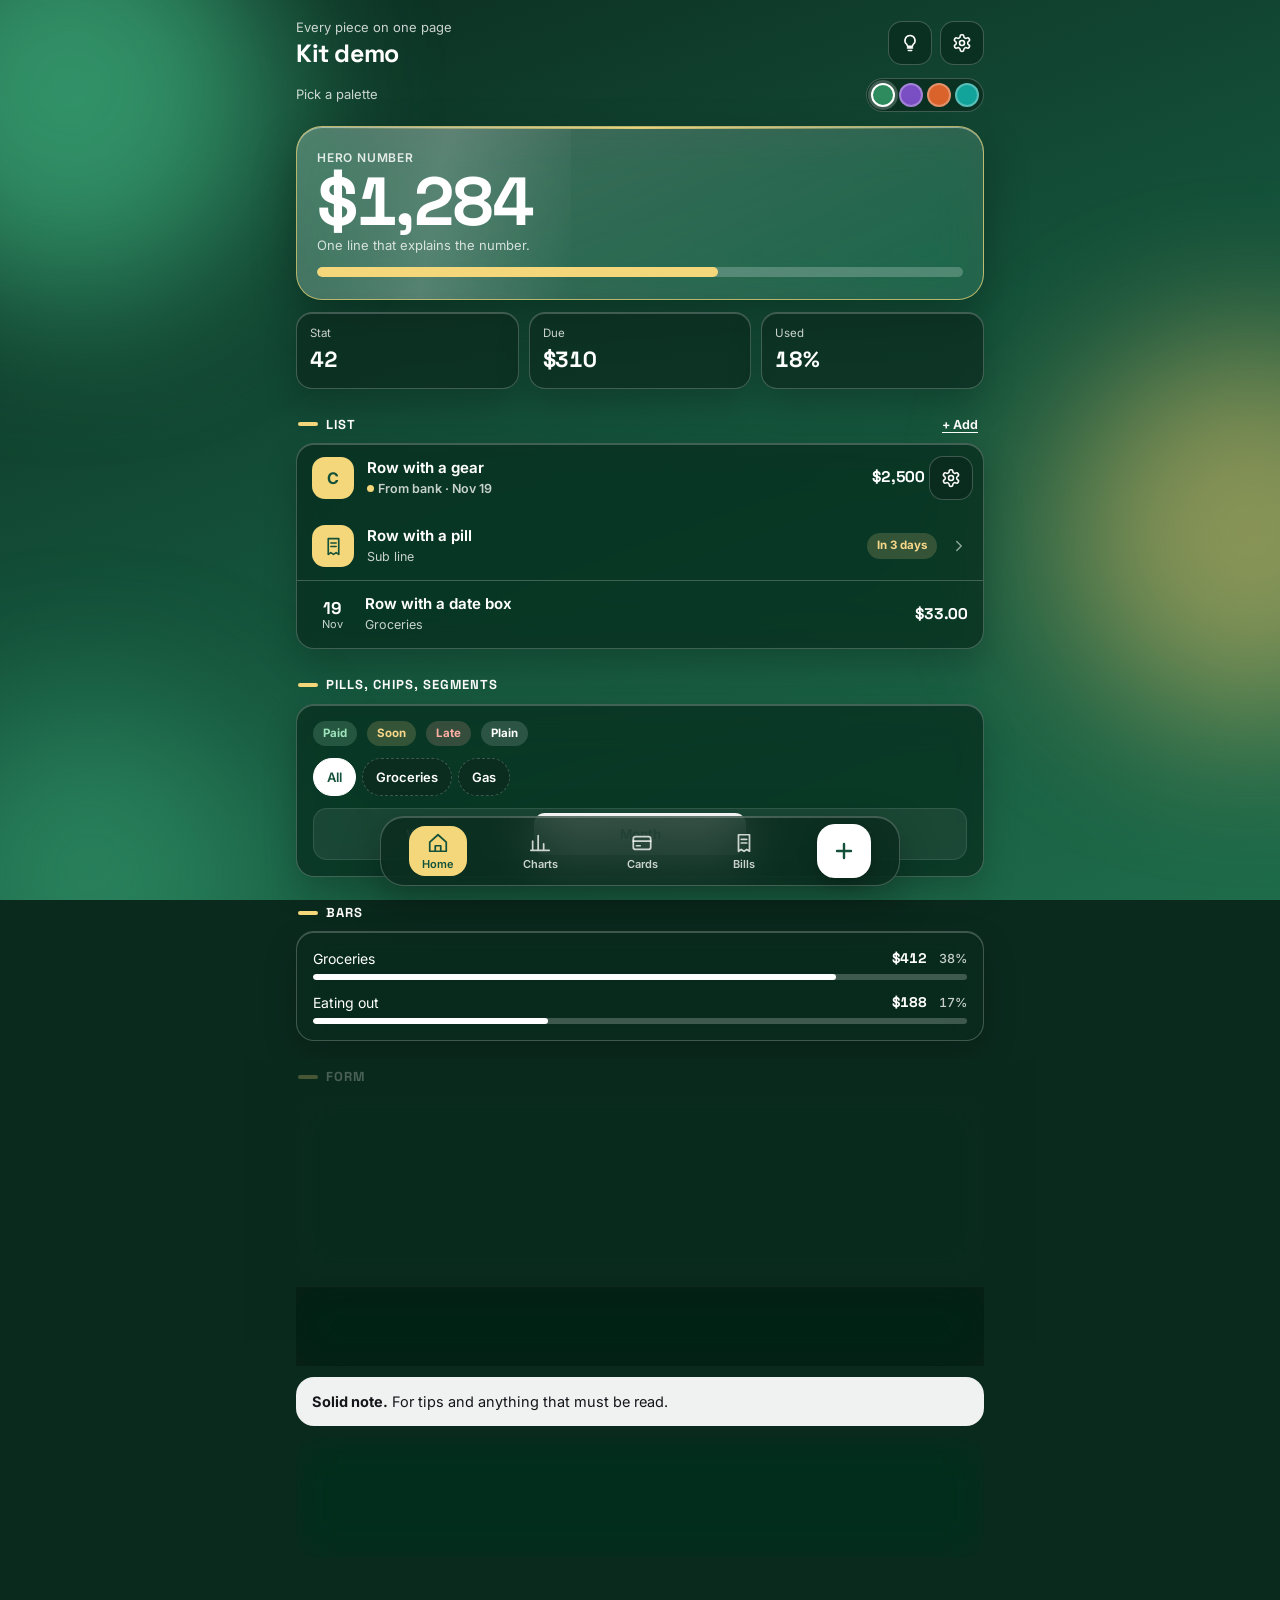
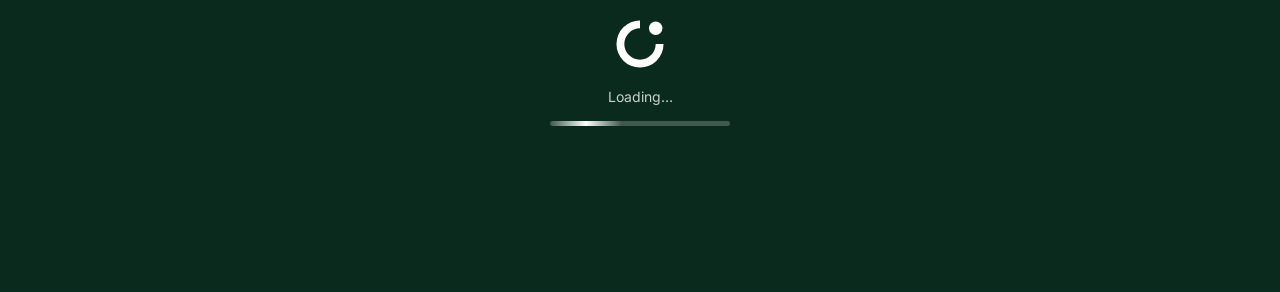
<file: ui-kit/demo.html>
<!doctype html>
<html lang="en" data-pal="forest" data-theme="dark">
<head>
<meta charset="utf-8">
<meta name="viewport" content="width=device-width,initial-scale=1,viewport-fit=cover">
<meta name="theme-color" content="#0B2A1E">
<meta name="robots" content="noindex">
<title>Tally glass UI kit</title>
<link href="https://fonts.googleapis.com/css2?family=Inter:wght@400;500;600;700&family=Space+Grotesk:wght@500;600;700&display=swap" rel="stylesheet">
<link rel="stylesheet" href="tally-glass.css">
</head>
<body class="tp-page">
<div class="bgfx" aria-hidden="true"><i class="b1"></i><i class="b2"></i><i class="b3"></i></div>
<div id="app"><div class="tp-wrap" id="page"></div></div>
<script src="tally-glass.js"></script>
<script>
TG.look.apply();
var h = TG.topBar('Kit demo', 'Every piece on one page', '<button class="ibtn" id="mode" aria-label="Light or dark">' + TP.svg('bulb') + '</button><button class="ibtn" aria-label="Settings">' + TP.svg('gear') + '</button>');
h += '<div class="dotsrow"><span class="small">Pick a palette</span>' + TG.dots() + '</div>';
h += '<div class="glass hero tp-rise"><span class="shine"></span><div class="label">Hero number</div><div class="big">$1,284</div><div class="small muted">One line that explains the number.</div><div class="bar" style="margin-top:12px"><i style="width:62%"></i></div></div>';
h += '<div class="tp-stats tp-rise" style="--i:1"><div class="tp-stat"><span>Stat</span><b>42</b></div><div class="tp-stat"><span>Due</span><b>$310</b></div><div class="tp-stat"><span>Used</span><b>18%</b></div></div>';
h += '<div class="tp-sect"><span>List</span><span class="sp"></span><button>+ Add</button></div><div class="glass">' +
  '<div class="rowwrap"><button class="tp-row" data-open><span class="tp-tile">C</span><span class="tp-t"><b>Row with a gear</b><span><span class="srct bank"><i class="bkdot"></i>From bank · Nov 19</span></span></span><span class="amt">$2,500</span></button><button class="ibtn sm rowgear" aria-label="Settings">' + TP.svg('gear') + '</button></div>' +
  '<button class="tp-row" data-open><span class="tp-tile">' + TP.svg('receipt') + '</span><span class="tp-t"><b>Row with a pill</b><span>Sub line</span></span><span class="tp-pill tp-warn">In 3 days</span><span class="tp-chev">' + TP.svg('chev') + '</span></button>' +
  '<button class="tp-row" data-open><span class="datebox"><b>19</b>Nov</span><span class="tp-t"><b>Row with a date box</b><span>Groceries</span></span><span class="amt">$33.00</span></button></div>';
h += '<div class="tp-sect"><span>Pills, chips, segments</span></div><div class="glass pad"><div class="flex"><span class="tp-pill tp-ok">Paid</span><span class="tp-pill tp-warn">Soon</span><span class="tp-pill tp-bad">Late</span><span class="tp-pill tp-plain">Plain</span></div><div class="chips mt"><button class="chip on">All</button><button class="chip">Groceries</button><button class="chip">Gas</button></div><div class="mt">' + TG.seg('rng', [['w', 'Week'], ['m', 'Month'], ['y', 'Year']], 'm') + '</div></div>';
h += '<div class="tp-sect"><span>Bars</span></div><div class="glass pad"><div class="hbar"><div class="hl"><span>Groceries</span><b>$412 <em>38%</em></b></div><div class="bar thin"><i style="width:80%"></i></div></div><div class="hbar"><div class="hl"><span>Eating out</span><b>$188 <em>17%</em></b></div><div class="bar thin"><i style="width:36%"></i></div></div></div>';
h += '<div class="tp-sect"><span>Form</span></div><div class="glass pad"><div class="fgrid">' + TG.field('f1', 'Name', '', 'e.g. Checking') + '<div><label class="tp-label" for="f2">Amount</label><div class="money"><input class="tp-input" id="f2" inputmode="decimal" placeholder="0"></div></div></div><div class="flex mt"><button class="tp-btn" id="save">Save</button><button class="tp-btn tp-ghost" id="open">Open a sheet</button></div></div>';
h += '<div class="deep"><b>Deep layer</b><div class="small muted">For lists and quiet content.</div></div><div class="solid"><b>Solid note.</b> For tips and anything that must be read.</div>';
h += '<div class="glass"><div class="empty">Empty state. Say what goes here and how to add it.<br><button class="tp-btn tp-sm">Add one</button></div></div>';
h += TP.loading('Loading…');
document.getElementById('page').innerHTML = h + TG.nav([{ id: 'home', name: 'Home', icon: 'home' }, { id: 'a', name: 'Charts', icon: 'chart' }, { id: 'b', name: 'Cards', icon: 'card' }, { id: 'c', name: 'Bills', icon: 'receipt' }, { id: 'add', plus: 1 }], 'home');
function openSheet() { TG.sheet(TG.sheetHead('A sheet') + '<div class="kv"><span>Balance</span><b>$189.00</b></div><div class="kv"><span>Spent in November</span><b>$189.00</b></div><div class="acts"><button class="tp-btn tp-ghost" data-close>Cancel</button><button class="tp-btn" data-close>Done</button></div>'); }
document.addEventListener('click', function (e) {
  if (e.target.closest('#mode')) TG.look.set(null, TG.look.mode() === 'dark' ? 'light' : 'dark');
  if (e.target.closest('#open') || e.target.closest('[data-open]')) openSheet();
  if (e.target.closest('#save')) TG.toast('Saved');
  var s = e.target.closest('.seg button'); if (s) [].forEach.call(s.parentNode.children, function (x) { x.classList.toggle('on', x === s); });
});
</script>
</body>
</html>
</file>
<file: ui-kit/tally-glass.css>
/* =====================================================================
   Tally glass UI kit v1 (2026-11-19), cut from Tally 2026.11.19.5. Built on the TPRC UI kit structure (tp- classes, --tp- tokens)
   with frosted cards over a moving color field. 4 palettes x light/dark.
   JS always sets data-pal and data-theme on <html>.
   ===================================================================== */
:root{
  --tp-r:18px;
  --tp-font:Inter,-apple-system,BlinkMacSystemFont,"Segoe UI",Roboto,Helvetica,Arial,sans-serif;
  --tp-display:"Space Grotesk",Inter,-apple-system,"Segoe UI",sans-serif;
  --tp-mark:url("data:image/svg+xml,%3Csvg xmlns='http://www.w3.org/2000/svg' viewBox='0 0 100 100'%3E%3Cpath d='M50 8a42 42 0 1 0 42 42h-14a28 28 0 1 1-28-28z'/%3E%3Ccircle cx='78' cy='22' r='12'/%3E%3C/svg%3E");
  --blur:blur(20px) saturate(140%);
}
/* ---- dark glass (default) ---- */
:root,:root[data-theme="dark"]{
  --tp-ink:#FFFFFF; --tp-ink2:rgba(255,255,255,.78); --tp-ink3:rgba(255,255,255,.62);
  --tp-card:rgba(255,255,255,.12); --tp-card2:rgba(255,255,255,.18); --tp-deep:rgba(0,0,0,.22);
  --tp-line:rgba(255,255,255,.2); --tp-line2:rgba(255,255,255,.12);
  --tp-solid:rgba(255,255,255,.94); --tp-solid-ink:#14161A; --tp-solid-ink2:#3D434F;
  --tp-btn:#FFFFFF; --tp-input:rgba(255,255,255,.12);
  --ok:#9FE3BC; --warn:#F7D88A; --bad:#FFB0A5;
  --ok-bg:rgba(159,227,188,.18); --warn-bg:rgba(247,216,138,.18); --bad-bg:rgba(255,176,165,.18);
  --tp-shadow:0 10px 30px rgba(0,0,0,.18);
  --blobop:.75;
}
:root[data-theme="light"]{
  --tp-ink:#13201A; --tp-ink2:#45534B; --tp-ink3:#5D6B63;
  --tp-card:rgba(255,255,255,.62); --tp-card2:rgba(255,255,255,.8); --tp-deep:rgba(255,255,255,.4);
  --tp-line:rgba(19,32,26,.12); --tp-line2:rgba(19,32,26,.08);
  --tp-solid:#FFFFFF; --tp-solid-ink:#13201A; --tp-solid-ink2:#45534B;
  --tp-input:rgba(255,255,255,.85);
  --ok:#17663F; --warn:#7A4A00; --bad:#A3241B;
  --ok-bg:#E3F3E9; --warn-bg:#FFF1D9; --bad-bg:#FDE7E4;
  --tp-shadow:0 10px 30px rgba(30,40,30,.08);
  --blobop:.55;
}
/* ---- palettes ---- */
:root,:root[data-pal="forest"]{ --g1:#0B2A1E; --g2:#14513A; --g3:#1E6B4A; --bA:#3FB27F; --bB:#E9C46A; --hi:#F3D77A; --tp-btn-ink:#14513A; --c1:#FFFFFF; --c2:#F3D77A; --tp-blue:#9FE3BC; }
:root[data-pal="plum"]{ --g1:#1C0D33; --g2:#3D1E6D; --g3:#5B32A0; --bA:#8E5BE0; --bB:#45D6B4; --hi:#7FE8CF; --tp-btn-ink:#3D1E6D; --c1:#FFFFFF; --c2:#7FE8CF; --tp-blue:#CDB6F7; }
:root[data-pal="sunset"]{ --g1:#1A1716; --g2:#3A2620; --g3:#8A3A16; --bA:#E2672C; --bB:#FFB85C; --hi:#FFC76B; --tp-btn-ink:#8A3A16; --c1:#FFFFFF; --c2:#FFC76B; --tp-blue:#FFC9A8; }
:root[data-pal="teal"]{ --g1:#05221F; --g2:#0B4E4A; --g3:#12807A; --bA:#22B5AA; --bB:#E8CF9A; --hi:#F1DCAE; --tp-btn-ink:#0B4E4A; --c1:#FFFFFF; --c2:#F1DCAE; --tp-blue:#9FE8E1; }
:root[data-pal="forest"][data-theme="light"]{ --g1:#E6F3EB; --g2:#F1F6EC; --g3:#FBF3DC; --bA:#9FD6B5; --bB:#F3D77A; --hi:#1F6E46; --tp-btn:#1F6E46; --tp-btn-ink:#FFFFFF; --c1:#1F6E46; --c2:#9A6A0C; --tp-blue:#1F6E46; }
:root[data-pal="plum"][data-theme="light"]{ --g1:#EFE7FA; --g2:#F5F1FB; --g3:#E3F7F1; --bA:#C7AEF2; --bB:#9FE6D2; --hi:#5B32A0; --tp-btn:#5B32A0; --tp-btn-ink:#FFFFFF; --c1:#5B32A0; --c2:#0F7F68; --tp-blue:#5B32A0; }
:root[data-pal="sunset"][data-theme="light"]{ --g1:#FBEDE3; --g2:#FBF5EE; --g3:#FFF2DC; --bA:#F6B48C; --bB:#FFD891; --hi:#B4531B; --tp-btn:#B4531B; --tp-btn-ink:#FFFFFF; --c1:#B4531B; --c2:#1479A8; --tp-blue:#B4531B; }
:root[data-pal="teal"][data-theme="light"]{ --g1:#E2F3F1; --g2:#F2F6F3; --g3:#F8F0DF; --bA:#9ADDD6; --bB:#EED9A8; --hi:#0B6F6B; --tp-btn:#0B6F6B; --tp-btn-ink:#FFFFFF; --c1:#0B6F6B; --c2:#9A6B1F; --tp-blue:#0B6F6B; }

/* ---- page + moving color field ---- */
*{box-sizing:border-box}
html{background:var(--g1)}
.tp-page{margin:0;min-height:100vh;font:16px/1.5 var(--tp-font);color:var(--tp-ink);-webkit-text-size-adjust:100%;text-size-adjust:100%;overflow-x:hidden;
  background:linear-gradient(160deg,var(--g1) 0%,var(--g2) 48%,var(--g3) 100%) fixed;transition:background .6s}
.bgfx{position:fixed;inset:0;overflow:hidden;pointer-events:none;z-index:0}
.bgfx i{position:absolute;border-radius:50%;filter:blur(80px);opacity:var(--blobop);transition:background .6s}
.bgfx .b1{width:420px;height:420px;left:-140px;top:-120px;background:var(--bA);animation:drift1 16s ease-in-out infinite}
.bgfx .b2{width:380px;height:380px;right:-160px;top:38vh;background:var(--bB);animation:drift2 20s ease-in-out infinite;opacity:calc(var(--blobop) - .2)}
.bgfx .b3{width:340px;height:340px;left:-80px;bottom:-140px;background:var(--bA);animation:drift2 22s ease-in-out infinite;opacity:calc(var(--blobop) - .3)}
@keyframes drift1{50%{transform:translate(50px,70px) scale(1.15)}}
@keyframes drift2{50%{transform:translate(-60px,-40px) scale(1.2)}}
#app{position:relative;z-index:1}
.tp-wrap{max-width:720px;margin:0 auto;padding:18px 16px calc(120px + env(safe-area-inset-bottom))}
a{color:var(--tp-ink)}
h3{margin:0 0 4px;font-size:16.5px;letter-spacing:-.2px}
.muted{color:var(--tp-ink2)} .small{font-size:13px} .num{font-variant-numeric:tabular-nums}
.right{text-align:right} .center{text-align:center} .mt{margin-top:12px} .mb0{margin-bottom:0}
.flex{display:flex;gap:10px;align-items:center;flex-wrap:wrap} .grow{flex:1;min-width:0}
.disp{font-family:var(--tp-display);letter-spacing:-.5px}

/* ---- top bar ---- */
.top{display:flex;align-items:center;gap:10px;margin-bottom:16px}
.top .who{flex:1;min-width:0}
.top .who span{display:block;font-size:13px;color:var(--tp-ink2)}
.top .who b{display:block;font-family:var(--tp-display);font-size:25px;font-weight:700;letter-spacing:-.4px;line-height:1.2}
.ibtn{width:44px;height:44px;border-radius:14px;flex:none;display:flex;align-items:center;justify-content:center;cursor:pointer;
  background:var(--tp-card);border:1px solid var(--tp-line);color:var(--tp-ink);backdrop-filter:var(--blur);-webkit-backdrop-filter:var(--blur)}
.ibtn svg{width:20px;height:20px}
.dots{display:flex;gap:4px;padding:4px;border-radius:99px;background:var(--tp-card);border:1px solid var(--tp-line);backdrop-filter:var(--blur);-webkit-backdrop-filter:var(--blur)}
.dots button{width:24px;height:24px;border-radius:50%;padding:0;cursor:pointer;border:2px solid rgba(255,255,255,.3)}
.dots button.on{border-color:var(--tp-ink);box-shadow:0 0 0 3px var(--tp-line)}
.syncdot{display:inline-block;width:8px;height:8px;border-radius:50%;background:var(--tp-ink3)}
.syncdot.ok{background:#7EE2B0} .syncdot.busy{background:#FFD37A;animation:tp-pulse 1s ease-in-out infinite} .syncdot.bad{background:#FF9A8F}
.ibtn .syncdot{position:absolute;right:7px;top:7px} .ibtn{position:relative}

/* ---- bottom nav ---- */
.nav{position:fixed;left:50%;transform:translateX(-50%);bottom:calc(14px + env(safe-area-inset-bottom));z-index:40;width:calc(100% - 28px);max-width:520px;
  display:flex;align-items:center;justify-content:space-around;padding:7px 6px;border-radius:24px;
  background:var(--tp-card2);border:1px solid var(--tp-line);backdrop-filter:blur(26px) saturate(150%);-webkit-backdrop-filter:blur(26px) saturate(150%);box-shadow:0 12px 34px rgba(0,0,0,.22)}
.nav button{background:none;border:0;min-width:58px;min-height:50px;border-radius:16px;font:600 11px var(--tp-font);color:var(--tp-ink2);
  display:flex;flex-direction:column;align-items:center;justify-content:center;gap:3px;cursor:pointer;transition:background .2s,color .2s}
.nav button svg{width:22px;height:22px}
.nav button.on{background:var(--tp-card2);color:var(--tp-ink)}
.nav .plus{background:var(--tp-btn);color:var(--tp-btn-ink);width:54px;min-width:54px;height:54px;border-radius:18px;box-shadow:0 6px 18px rgba(0,0,0,.25)}
.nav .plus svg{width:24px;height:24px}

/* ---- glass cards ---- */
.tp-card,.glass{background:var(--tp-card);border:1px solid var(--tp-line);border-radius:var(--tp-r);backdrop-filter:var(--blur);-webkit-backdrop-filter:var(--blur);
  margin-bottom:12px;overflow:hidden;box-shadow:var(--tp-shadow)}
.tp-card.tp-pad,.glass.pad{padding:16px}
.deep{background:var(--tp-deep);border:1px solid var(--tp-line);border-radius:var(--tp-r);padding:16px;margin-bottom:12px;backdrop-filter:var(--blur);-webkit-backdrop-filter:var(--blur)}
.solid{background:var(--tp-solid);color:var(--tp-solid-ink);border-radius:var(--tp-r);padding:14px 16px;margin-bottom:12px;font-size:14.5px;line-height:1.45}
.solid .muted{color:var(--tp-solid-ink2)}
.solid .tp-btn{background:var(--tp-btn-ink);color:#FFFFFF}
:root[data-theme="light"] .solid{border:1px solid var(--tp-line)}
.hero{position:relative;padding:22px 20px;border-radius:26px;background:var(--tp-card2)}
.hero .label{font-size:12px;font-weight:600;letter-spacing:.8px;color:var(--tp-ink2);text-transform:uppercase}
.hero .big{font-family:var(--tp-display);font-size:68px;line-height:1.02;font-weight:700;letter-spacing:-2.5px;font-variant-numeric:tabular-nums}
.hero .shine{position:absolute;top:0;bottom:0;left:0;width:40%;background:linear-gradient(100deg,transparent,rgba(255,255,255,.16),transparent);pointer-events:none;animation:shine 3.4s ease-in-out 1.2s infinite}
@keyframes shine{0%{transform:translateX(-120%)}60%,100%{transform:translateX(260%)}}
.tp-sect{font-size:12px;text-transform:uppercase;letter-spacing:.8px;color:var(--tp-ink2);font-weight:700;margin:22px 2px 9px;display:flex;align-items:center;gap:8px}
.tp-sect .sp{flex:1}
.tp-sect button{background:none;border:0;color:var(--tp-ink);font:650 12.5px var(--tp-font);cursor:pointer;text-transform:none;letter-spacing:0;padding:10px 4px;margin:-10px 0;text-decoration:underline;text-underline-offset:3px}
.tp-row{display:flex;align-items:center;gap:13px;padding:13px 15px;cursor:pointer;width:100%;background:none;border:0;text-align:left;font:inherit;color:inherit;min-height:52px}
.tp-row + .tp-row{border-top:1px solid var(--tp-line2)}
.tp-row.static{cursor:default}
.tp-row .tp-t{flex:1;min-width:0}
.tp-row .tp-t b{display:block;font-weight:600;font-size:15px;line-height:1.35}
.tp-row .tp-t span{display:block;font-size:12.5px;color:var(--tp-ink2);margin-top:2px}
.tp-row .amt{font-weight:700;font-variant-numeric:tabular-nums;white-space:nowrap}
.tp-row:hover:not(.static){background:var(--tp-line2)}
.datebox{width:40px;flex:none;text-align:center;font-size:11px;color:var(--tp-ink2);line-height:1.15}
.datebox b{display:block;font-size:17px;color:var(--tp-ink)}
.tp-chev{color:var(--tp-ink2);opacity:.7;flex:none}
.tp-chev svg{width:18px;height:18px;display:block}
.tp-tile{flex:none;width:42px;height:42px;border-radius:13px;display:flex;align-items:center;justify-content:center;background:var(--tp-card2);color:var(--tp-ink);font-weight:700}
.tp-tile svg{width:21px;height:21px}
.tp-pill{font-size:11.5px;font-weight:700;padding:4px 10px;border-radius:99px;white-space:nowrap}
.tp-pill.tp-ok{background:var(--ok-bg);color:var(--ok)} .tp-pill.tp-warn{background:var(--warn-bg);color:var(--warn)} .tp-pill.tp-bad{background:var(--bad-bg);color:var(--bad)}
.tp-pill.tp-plain,.tp-pill.tp-todo{background:var(--tp-card2);color:var(--tp-ink)}
.tp-pill.light{background:var(--tp-solid);color:var(--tp-solid-ink)}
.tp-stats{display:grid;grid-template-columns:repeat(auto-fit,minmax(104px,1fr));gap:10px;margin-bottom:12px}
.tp-stat{background:var(--tp-card);border:1px solid var(--tp-line);border-radius:16px;padding:12px 13px;min-width:0;backdrop-filter:var(--blur);-webkit-backdrop-filter:var(--blur)}
.tp-stat b{display:block;font-family:var(--tp-display);font-size:21px;font-weight:700;letter-spacing:-.3px;font-variant-numeric:tabular-nums}
.tp-stat span{font-size:11.5px;color:var(--tp-ink2);display:block}
.tp-stat em{font-style:normal;font-size:12px;font-weight:700}
.up{color:var(--ok)} .down{color:var(--bad)}
.tp-banner{position:relative;background:var(--tp-card);border:1px solid var(--tp-line);border-radius:var(--tp-r);padding:14px 16px 14px 56px;font-size:14.5px;line-height:1.45;margin-bottom:12px;backdrop-filter:var(--blur);-webkit-backdrop-filter:var(--blur)}
.tp-banner .tp-bi{position:absolute;left:14px;top:14px;width:30px;height:30px;border-radius:9px;background:var(--tp-card2);display:flex;align-items:center;justify-content:center}
.tp-banner .tp-bi svg{width:18px;height:18px}
.tp-banner b{display:block;font-size:11.5px;text-transform:uppercase;letter-spacing:.7px;margin-bottom:2px;font-weight:700}

/* ---- bars ---- */
.bar{height:10px;border-radius:99px;background:var(--tp-line);overflow:hidden;display:block}
.bar i{display:block;height:100%;border-radius:99px;background:var(--hi);transform-origin:left;animation:grow 1s cubic-bezier(.2,.8,.2,1) both}
.bar.thin{height:6px}
.split{display:flex;gap:3px;height:12px}
.split i{display:block;transform-origin:left;animation:grow 1s cubic-bezier(.2,.8,.2,1) both}
.split i:first-child{border-radius:4px 0 0 4px} .split i:last-child{border-radius:0 4px 4px 0}
.legend4{display:grid;grid-template-columns:repeat(4,minmax(0,1fr));gap:6px;font-size:11px;color:var(--tp-ink2);margin-top:10px}
.legend4 b{display:block;font-size:14px;color:var(--tp-ink)}
.legend4 i{display:inline-block;width:8px;height:8px;border-radius:2px;margin-right:5px;vertical-align:0}
@keyframes grow{from{transform:scaleX(0)}to{transform:scaleX(1)}}
.tp-bar{flex:1;height:8px;background:var(--tp-line);border-radius:99px;overflow:hidden;display:block}
.tp-bar i{display:block;height:100%;border-radius:99px;width:0;transition:width .9s cubic-bezier(.2,.8,.2,1);background:var(--hi)}
.tp-bar.tp-onlight{background:var(--tp-line)}
.tp-bar.tp-full i{background:var(--ok)}
.tp-prog{display:flex;align-items:center;gap:12px;margin-top:12px;font-size:13px}

/* ---- buttons and inputs ---- */
.tp-btn{display:inline-flex;align-items:center;justify-content:center;gap:8px;background:var(--tp-btn);color:var(--tp-btn-ink);border:0;border-radius:14px;padding:12px 18px;
  font:700 15.5px var(--tp-font);cursor:pointer;transition:transform .12s,filter .15s;min-height:48px;text-decoration:none;box-shadow:0 8px 20px rgba(0,0,0,.15)}
.tp-btn:hover{filter:brightness(1.05)} .tp-btn:active{transform:translateY(1px) scale(.99)}
.tp-btn[disabled]{opacity:.5;cursor:not-allowed}
.tp-btn.tp-ghost{background:var(--tp-card);color:var(--tp-ink);border:1px solid var(--tp-line);box-shadow:none}
.tp-btn.tp-danger{background:none;color:var(--bad);border:1px solid var(--bad);box-shadow:none}
.tp-btn.tp-block{width:100%}
.tp-btn.tp-sm{min-height:40px;padding:8px 14px;font-size:14px;border-radius:12px}
.pillbtn{min-height:40px;padding:8px 14px;border-radius:99px;border:1px solid var(--tp-line);background:var(--tp-card);color:var(--tp-ink);font:600 13px var(--tp-font);cursor:pointer}
.tp-label{display:block;font-size:12.5px;font-weight:650;color:var(--tp-ink2);margin:14px 0 5px}
.tp-input{width:100%;padding:11px 12px;border:1px solid var(--tp-line);border-radius:12px;font:16px var(--tp-font);color:var(--tp-ink);background:var(--tp-input);min-height:48px}
.tp-input::placeholder{color:var(--tp-ink3)}
.tp-input:focus{outline:2px solid var(--tp-ink2);outline-offset:1px}
select.tp-input option{color:#14161A}
textarea.tp-input{min-height:74px;resize:vertical}
.money{position:relative}
.money:before{content:"$";position:absolute;left:12px;top:50%;transform:translateY(-50%);color:var(--tp-ink2);pointer-events:none}
.money .tp-input{padding-left:24px;font-variant-numeric:tabular-nums}
.fgrid{display:grid;grid-template-columns:repeat(auto-fit,minmax(150px,1fr));gap:0 12px}
.tp-opt{display:flex;gap:11px;align-items:flex-start;padding:12px 13px;border:1px solid var(--tp-line);border-radius:14px;margin:0 0 8px;cursor:pointer;background:var(--tp-card);width:100%;text-align:left;font:inherit;color:inherit}
.tp-opt.tp-on{border-color:var(--tp-ink);background:var(--tp-card2)}
.tp-opt b{display:block} .tp-opt span{font-size:13px;color:var(--tp-ink2)}
.tp-opt input{width:20px;height:20px;margin:1px 0 0;flex:none;accent-color:var(--hi)}
.tp-err{color:var(--bad);background:var(--bad-bg);border-radius:10px;padding:10px 12px;font-size:14px;margin-top:10px}
.chips{display:flex;gap:6px;flex-wrap:wrap}
.chip{background:var(--tp-card);border:1px solid var(--tp-line);color:var(--tp-ink);border-radius:99px;font:600 13px var(--tp-font);padding:7px 13px;cursor:pointer;min-height:38px}
.chip.on{background:var(--tp-btn);border-color:var(--tp-btn);color:var(--tp-btn-ink)}
input[type=range]{width:100%;accent-color:var(--hi);height:32px}
.seg{display:flex;padding:4px;border-radius:14px;background:var(--tp-deep);gap:4px}
.seg button{flex:1;background:none;border:0;font:600 13.5px var(--tp-font);color:var(--tp-ink2);padding:9px 6px;cursor:pointer;min-height:42px;border-radius:11px}
.seg button.on{background:var(--tp-btn);color:var(--tp-btn-ink)}
.daygrid{display:grid;grid-template-columns:repeat(7,minmax(0,1fr));gap:6px;margin-top:10px}
.daygrid button{height:42px;border-radius:12px;font:600 14px var(--tp-font);cursor:pointer;background:var(--tp-card);color:var(--tp-ink);border:1px solid var(--tp-line)}
.daygrid button.on{background:var(--tp-btn);color:var(--tp-btn-ink);border-color:var(--tp-btn)}
.daygrid button.other{border-style:dashed;border-color:var(--tp-ink2)}
.stepper{display:flex;align-items:center;gap:8px}
.stepper button{width:44px;height:44px;border-radius:12px;border:1px solid var(--tp-line);background:var(--tp-card);color:var(--tp-ink);font:600 20px var(--tp-font);cursor:pointer}
.stepper .v{min-width:70px;text-align:center;font-family:var(--tp-display);font-size:19px;font-weight:700}

/* ---- loader / busy / done ---- */
.tp-mk{display:inline-block;width:56px;height:56px;flex:none;background:var(--tp-ink);-webkit-mask:var(--tp-mark) center/contain no-repeat;mask:var(--tp-mark) center/contain no-repeat;animation:tp-turn 1.6s cubic-bezier(.55,.1,.45,.9) infinite}
.tp-mk.tp-sm{width:22px;height:22px;animation-duration:1.2s;vertical-align:-5px}
.tp-flow{height:5px;border-radius:99px;background:var(--tp-line);overflow:hidden;position:relative}
.tp-flow:before{content:"";position:absolute;top:0;bottom:0;width:40%;border-radius:99px;background:linear-gradient(90deg,transparent,var(--tp-ink),transparent);animation:tp-flow 1.3s ease-in-out infinite}
.tp-loading{display:flex;flex-direction:column;align-items:center;gap:14px;padding:46px 10px;color:var(--tp-ink2);font-size:14px}
.tp-loading .tp-flow{width:180px}
.tp-busy{position:fixed;inset:0;z-index:90;background:rgba(8,12,10,.42);backdrop-filter:blur(4px);-webkit-backdrop-filter:blur(4px);display:flex;align-items:center;justify-content:center;padding:20px;animation:tp-fade .2s both}
.tp-busy .tp-bx{background:linear-gradient(160deg,var(--g2),var(--g3));color:var(--tp-ink);border:1px solid var(--tp-line);border-radius:22px;padding:28px 26px 24px;width:100%;max-width:340px;text-align:center;animation:tp-pop .3s cubic-bezier(.2,.8,.2,1) both}
.tp-busy b{display:block;font-size:16px;margin:14px 0 4px} .tp-busy p{margin:0 0 16px;color:var(--tp-ink2);font-size:13.5px}
.tp-done{text-align:center;padding:22px 10px 6px}
.tp-tick{width:78px;height:78px;margin:0 auto 16px;display:block}
.tp-tick circle{fill:var(--tp-solid);stroke:var(--tp-solid);stroke-width:3;stroke-dasharray:240;stroke-dashoffset:240;animation:tp-draw .6s ease-out forwards}
.tp-tick path{fill:none;stroke:var(--tp-btn-ink);stroke-width:5;stroke-linecap:round;stroke-linejoin:round;stroke-dasharray:60;stroke-dashoffset:60;animation:tp-draw .45s .45s ease-out forwards}
:root[data-theme="light"] .tp-tick circle{fill:var(--tp-btn);stroke:var(--tp-btn)} :root[data-theme="light"] .tp-tick path{stroke:#FFFFFF}
.tp-done h3{margin:0 0 6px;font-size:21px;animation:tp-rise .4s .3s both}
.tp-done p{color:var(--tp-ink2);font-size:14.5px;margin:0 0 16px;animation:tp-rise .4s .4s both}

/* ---- sheet ---- */
.tp-sheet{position:fixed;inset:0;z-index:60;background:rgba(6,10,8,.45);display:flex;align-items:flex-end;justify-content:center;animation:tp-fade .2s both;backdrop-filter:blur(3px);-webkit-backdrop-filter:blur(3px)}
.tp-sheet .tp-sx{background:linear-gradient(160deg,var(--g2),var(--g3));color:var(--tp-ink);width:100%;max-width:560px;border-radius:24px 24px 0 0;max-height:92vh;overflow:auto;
  border:1px solid var(--tp-line);padding:20px 18px calc(18px + env(safe-area-inset-bottom));box-shadow:0 -10px 40px rgba(0,0,0,.3);animation:tp-slideup .32s cubic-bezier(.2,.8,.2,1) both}
:root[data-theme="light"] .tp-sheet .tp-sx{background:linear-gradient(160deg,#FFFFFF,var(--g2))}
.tp-sx h3{font-family:var(--tp-display);font-size:22px;margin-bottom:2px}
.tp-sx .acts{display:flex;gap:10px;margin-top:18px;flex-wrap:wrap}
.tp-sx .acts .tp-btn{flex:1}
.sxhead{display:flex;align-items:center;gap:10px;margin-bottom:10px}
.sxhead .stepdots{flex:1;display:flex;gap:6px}
.sxhead .stepdots i{flex:1;height:5px;border-radius:99px;background:var(--tp-line)}
.sxhead .stepdots i.on{background:var(--tp-ink)}
@media(min-width:600px){ .tp-sheet{align-items:center} .tp-sheet .tp-sx{border-radius:22px} }

/* ---- tables ---- */
.tscroll{overflow-x:auto}
.tp-table{width:100%;border-collapse:collapse;font-size:13.5px}
.tp-table th,.tp-table td{text-align:left;padding:9px 10px;border-bottom:1px solid var(--tp-line2);vertical-align:middle;white-space:nowrap}
.tp-table th{font-size:11px;text-transform:uppercase;letter-spacing:.5px;color:var(--tp-ink2);font-weight:650}
.tp-table tr:last-child td{border-bottom:0}
.tp-table td.n,.tp-table th.n{text-align:right;font-variant-numeric:tabular-nums}
.tp-table tr.click{cursor:pointer} .tp-table tr.click:hover td{background:var(--tp-line2)}
.tp-table tr.plan td{color:var(--tp-ink2);font-style:italic}
.tp-table tfoot td{font-weight:700}
.cellbtn{background:none;border:0;font:inherit;color:inherit;cursor:pointer;padding:6px 4px;margin:-6px -4px;border-radius:6px;font-variant-numeric:tabular-nums;min-width:44px;text-align:right}
.cellbtn:hover{background:var(--tp-line2)}
.cellbtn.st-paid{color:var(--ok)} .cellbtn.st-partial{color:var(--warn)} .cellbtn.st-planned{color:var(--tp-ink2);font-style:italic}
.cellbtn.nil{color:var(--tp-ink3)}

/* ---- layout helpers ---- */
.cols{display:grid;gap:12px;grid-template-columns:1fr}
.cols > div{min-width:0}
.g2{display:grid;grid-template-columns:repeat(2,minmax(0,1fr));gap:10px;margin-bottom:12px}
.tile{text-align:left;font:inherit;color:inherit;border-radius:18px;padding:14px;min-height:108px;background:var(--tp-card);border:1px solid var(--tp-line);
  backdrop-filter:var(--blur);-webkit-backdrop-filter:var(--blur);display:flex;flex-direction:column;gap:6px;cursor:pointer;transition:transform .2s}
.tile:hover{transform:translateY(-3px)}
.tile .n{font-size:12px;color:var(--tp-ink2)} .tile .v{font-family:var(--tp-display);font-size:22px;font-weight:700}
.tile .s{font-size:11.5px;color:var(--tp-ink2)}

/* ---- month strip ---- */
.mstrip{position:relative;height:48px;margin-top:8px}
.mstrip .track{position:absolute;left:0;right:0;top:20px;height:4px;border-radius:99px;background:var(--tp-line)}
.mstrip .done{position:absolute;left:0;top:20px;height:4px;border-radius:99px;background:var(--tp-ink)}
.mstrip .m{position:absolute;top:15px;width:14px;height:14px;margin-left:-7px;border-radius:50%;border:2px solid var(--tp-ink);background:var(--g2)}
.mstrip .m.paid{background:var(--tp-ink)}
.mstrip .lab{position:absolute;bottom:0;font-size:10px;color:var(--tp-ink2)}

/* ---- charts ---- */
.chart{position:relative}
.chart svg{display:block;width:100%;height:auto;overflow:visible}
.chart .grid line{stroke:var(--tp-line2);stroke-width:1}
.chart text{fill:var(--tp-ink2);font:11px var(--tp-font);font-variant-numeric:tabular-nums}
.chart .ln{fill:none;stroke-width:2.2;stroke-linejoin:round;stroke-linecap:round}
.chart .ln.dash{stroke-dasharray:5 5}
.chart .ln.draw{stroke-dasharray:3000;stroke-dashoffset:3000;animation:tp-draw 1.6s .2s cubic-bezier(.4,0,.2,1) forwards}
.chart .dot{stroke:none}
.chart .cross{stroke:var(--tp-ink2);stroke-width:1;opacity:0} .chart .cross.on{opacity:.6}
.chart .ping{fill:none;stroke-width:2;animation:ping 1.8s ease-out infinite}
@keyframes ping{0%{r:5;opacity:1}100%{r:16;opacity:0}}
.tip{position:absolute;pointer-events:none;background:var(--tp-solid);color:var(--tp-solid-ink);border-radius:10px;padding:7px 10px;font-size:12.5px;line-height:1.45;white-space:nowrap;z-index:5;box-shadow:0 8px 20px rgba(0,0,0,.25);transform:translate(-50%,-110%)}
.tip i{display:inline-block;width:8px;height:8px;border-radius:50%;margin-right:6px}
.legend{display:flex;gap:14px;flex-wrap:wrap;font-size:12.5px;color:var(--tp-ink2);margin:2px 0 8px}
.legend i{display:inline-block;width:14px;height:3px;border-radius:2px;margin-right:6px;vertical-align:3px}
.legend i.dash{background:repeating-linear-gradient(90deg,currentColor 0 5px,transparent 5px 9px) !important;height:2px}

.pals{display:grid;grid-template-columns:repeat(2,minmax(0,1fr));gap:10px}
.pal{border:2px solid var(--tp-line);border-radius:14px;padding:0;background:var(--tp-card);cursor:pointer;overflow:hidden;text-align:left;font:inherit;color:inherit}
.pal.on{border-color:var(--tp-ink)}
.pal .sw{height:54px;display:block;position:relative}
.pal .sw i{position:absolute;right:10px;bottom:-9px;width:22px;height:22px;border-radius:50%;border:3px solid rgba(255,255,255,.9)}
.pal b{display:block;padding:12px 12px 10px;font-size:14px}

.toast{position:fixed;left:50%;bottom:calc(96px + env(safe-area-inset-bottom));transform:translateX(-50%);background:var(--tp-solid);color:var(--tp-solid-ink);
  padding:10px 16px;border-radius:99px;font-size:14px;z-index:95;box-shadow:0 8px 24px rgba(0,0,0,.25);animation:tp-rise .3s both;max-width:92vw;text-align:center}
.empty{padding:22px 16px;text-align:center;color:var(--tp-ink2);font-size:14.5px}
.empty .tp-btn{margin-top:12px}
.bigsum{font-family:var(--tp-display);font-size:32px;font-weight:700;letter-spacing:-.6px;font-variant-numeric:tabular-nums}
.kv{display:flex;justify-content:space-between;gap:12px;padding:8px 0;border-bottom:1px dashed var(--tp-line);font-size:14.5px}
.kv:last-child{border-bottom:0} .kv b{font-variant-numeric:tabular-nums}
.news a{display:block;padding:12px 15px;text-decoration:none;color:var(--tp-ink);font-size:14.5px;line-height:1.4}
.news a + a{border-top:1px solid var(--tp-line2)} .news a span{display:block;font-size:12px;color:var(--tp-ink2);margin-top:2px}
.news a:hover{background:var(--tp-line2)}
.flow{display:grid;grid-template-columns:auto 1fr auto;gap:8px 12px;align-items:center;font-size:14px}
.flow .lab{color:var(--tp-ink2)} .flow .val{font-weight:650;font-variant-numeric:tabular-nums;text-align:right}
.flow .trk{height:14px;position:relative}
.flow .trk i{position:absolute;left:0;top:0;bottom:0;border-radius:0 4px 4px 0;background:var(--c1);min-width:2px}
.flow .trk i.b2{background:var(--c2)} .flow .trk i.b3{background:var(--tp-ink3)}
.ring{flex:none}
.ring circle{fill:none;stroke-width:7}
.ring .bgc{stroke:var(--tp-line)} .ring .fg{stroke:var(--hi);stroke-linecap:round;transition:stroke-dasharray 1s}

/* ---- motion ---- */
.tp-rise{animation:tp-rise .6s cubic-bezier(.2,.8,.2,1) both;animation-delay:calc(var(--i,0) * 60ms)}
@keyframes tp-turn{to{transform:rotate(360deg)}}
@keyframes tp-rise{from{opacity:0;transform:translateY(14px)}to{opacity:1;transform:none}}
@keyframes tp-pop{from{opacity:0;transform:scale(.94)}to{opacity:1;transform:none}}
@keyframes tp-fade{from{opacity:0}to{opacity:1}}
@keyframes tp-slideup{from{opacity:.4;transform:translateY(28px)}to{opacity:1;transform:none}}
@keyframes tp-flow{from{left:-40%}to{left:100%}}
@keyframes tp-draw{to{stroke-dashoffset:0}}
@keyframes tp-pulse{50%{opacity:.35}}

/* v2 page helpers */
.heroSub{font-size:14px;color:var(--tp-ink2);margin-top:6px}
.heroMath{font-size:12.5px;color:var(--tp-ink2);margin-top:12px;line-height:1.45}
.eyebrow{display:block;font-size:12px;font-weight:700;letter-spacing:.8px;text-transform:uppercase}
.glass.cta{border-radius:20px;margin-bottom:12px;width:100%}
.glass.cta .tp-tile{background:var(--tp-btn);color:var(--tp-btn-ink)}
.goalHero{padding:14px 16px;width:100%;text-align:left;font:inherit;color:inherit;cursor:pointer}
.goalHero .eyebrow{font-size:11px;color:var(--tp-ink2)}
.bar.cush{position:relative;overflow:visible}
.bar.cush em{position:absolute;top:-4px;bottom:-4px;width:2px;margin-left:-1px;background:var(--tp-ink);border-radius:2px}
.tp-sect.sub{margin-top:6px}
.mstrip .lab.now{color:var(--tp-ink);font-weight:700}
.tipcard{display:flex;gap:12px}
.tipcard .tp-tile{background:var(--ok-bg);color:var(--tp-solid-ink);flex:none}
.tipcard .pillbtn{background:transparent;color:var(--tp-solid-ink);border-color:rgba(0,0,0,.18)}
.solid .chip{background:transparent;color:var(--tp-solid-ink);border-color:rgba(0,0,0,.2)}
.solid .chip.on{background:var(--tp-btn-ink);color:#FFFFFF;border-color:var(--tp-btn-ink)}
.tick{width:22px;height:22px;flex:none;accent-color:var(--hi);margin:0;cursor:pointer}
label.tp-t{cursor:pointer}
details.hist{margin-bottom:12px}
details.hist summary{list-style:none;display:flex;justify-content:space-between;align-items:center;padding:14px;cursor:pointer;min-height:48px}
details.hist summary::-webkit-details-marker{display:none}
details.hist summary::after{content:"";width:8px;height:8px;border-right:2px solid var(--tp-ink2);border-bottom:2px solid var(--tp-ink2);transform:rotate(45deg);margin-left:10px;transition:transform .2s}
details.hist[open] summary::after{transform:rotate(-135deg)}
details.hist summary .small{margin-left:auto}
.tp-wrap.ckflow{padding-bottom:40px}
.flowhead{margin-bottom:18px}
.flowh{font-family:var(--tp-display);font-size:28px;line-height:1.15;font-weight:700;letter-spacing:-.5px;margin:4px 0}
.flowp{margin:0 0 14px}
.money.balin{width:132px;flex:none}
.tp-btn.big1{min-height:56px;font-size:17px;border-radius:18px}
.donebig{font-size:64px;font-weight:700;letter-spacing:-2px;line-height:1.05;margin:4px 0 8px;font-variant-numeric:tabular-nums}
.badtxt{color:var(--bad);font-weight:700}
.brandmark{width:30px;height:30px;background:var(--hi);-webkit-mask:var(--tp-mark) center/contain no-repeat;mask:var(--tp-mark) center/contain no-repeat}
.minicard{border-radius:16px;padding:12px 14px;margin:2px 0 12px;display:flex;flex-direction:column;gap:2px;color:#FFFFFF}
.minicard.lt{color:#14161A}
.minicard span{font-size:12px;opacity:.9}
.swatch{width:44px;height:44px;border-radius:12px;border:2px solid transparent;cursor:pointer;padding:0}
.swatch.on{border-color:var(--tp-ink);box-shadow:0 0 0 2px var(--g2) inset}
@media (max-width:360px){.money.balin{width:126px}.hero .big{font-size:56px}.donebig{font-size:52px}}

@media (prefers-reduced-motion: reduce){
  .tp-page *,.tp-page *:before,.tp-page *:after,.bgfx i{animation-duration:.001ms !important;animation-iteration-count:1 !important;animation-delay:0s !important;transition:none !important}
  .tp-mk,.hero .shine,.chart .ping{animation:none !important}
}
@media(max-width:400px){ .tp-row{gap:11px;padding:12px 13px} .hero .big{font-size:58px} .nav button{min-width:52px} }

.dotsrow{display:flex;justify-content:space-between;align-items:center;margin:-6px 0 14px;gap:10px}
.dotsrow .small{color:var(--tp-ink2)}
.dots button{position:relative}
.dots button::after{content:"";position:absolute;inset:-9px}

/* ===== v2.1 definition pass: crisper edges, accent touches, iOS field fixes ===== */
:root,:root[data-theme="dark"]{ --tp-line:rgba(255,255,255,.28); --tp-line2:rgba(255,255,255,.14); --tp-input:rgba(0,0,0,.24); --edge:rgba(255,255,255,.38); --well:rgba(0,0,0,.22); }
:root[data-theme="light"]{ --tp-line:rgba(19,32,26,.16); --tp-line2:rgba(19,32,26,.09); --tp-input:#FFFFFF; --edge:rgba(255,255,255,.95); --well:rgba(19,32,26,.05); }
/* cards: lit top edge + depth so they lift off the background */
.glass,.tp-card,.ccard,.tp-stat{background:linear-gradient(165deg,color-mix(in srgb,var(--tp-card) 100%,transparent),color-mix(in srgb,var(--tp-card) 55%,transparent));
  box-shadow:inset 0 1px 0 var(--edge),0 14px 34px rgba(0,0,0,.20)}
:root[data-theme="light"] .glass,:root[data-theme="light"] .tp-card,:root[data-theme="light"] .ccard,:root[data-theme="light"] .tp-stat{box-shadow:inset 0 1px 0 var(--edge),0 10px 28px rgba(30,40,30,.10)}
.hero{border-color:color-mix(in srgb,var(--hi) 55%,transparent)!important}
.hero::after{content:"";position:absolute;left:20px;right:20px;top:0;height:2px;border-radius:2px;background:linear-gradient(90deg,transparent,var(--hi),transparent);opacity:.9}
.deep{border-style:dashed;border-color:color-mix(in srgb,var(--hi) 45%,transparent)}
/* section headers: accent dash + display font */
.tp-sect>span:first-child{font-family:var(--tp-display);letter-spacing:1px}
.tp-sect>span:first-child::before{content:"";display:inline-block;width:16px;height:3px;border-radius:2px;background:var(--hi);margin-right:8px;vertical-align:middle;position:relative;top:-1px}
/* icon tiles pick up the accent */
.tp-tile{background:color-mix(in srgb,var(--hi) 16%,transparent);color:var(--hi);border:1px solid color-mix(in srgb,var(--hi) 30%,transparent)}
.solid .tp-tile,.glass.cta .tp-tile{border:0}
/* numbers in the display face */
.tp-row .amt,.kv b,.tp-stat b,.stepper .v{font-family:var(--tp-display);letter-spacing:-.2px}
.datebox b{font-family:var(--tp-display)}
/* fields: recessed wells that read clearly against cards and sheets */
.tp-input{background:var(--tp-input);border-color:var(--tp-line);box-shadow:inset 0 1px 2px rgba(0,0,0,.12)}
.tp-input:focus{outline:2px solid var(--hi);outline-offset:1px;border-color:transparent}
.seg{background:var(--well);border:1px solid var(--tp-line2)}
.chip{border-style:dashed}
.chip.on{border-style:solid}
.pillbtn{border-color:color-mix(in srgb,var(--hi) 50%,transparent)}
/* nav: defined edge and an accent dot under the current tab */
.nav{border-color:var(--tp-line)!important;box-shadow:inset 0 1px 0 var(--edge),0 16px 40px rgba(0,0,0,.28)}
.nav button.on{position:relative}
.nav button.on::after{content:"";position:absolute;bottom:4px;left:50%;width:5px;height:5px;margin-left:-2.5px;border-radius:50%;background:var(--hi)}
/* sheets: visible edge against the dimmed page */
.tp-sheet .tp-sx{border:1px solid var(--tp-line);border-bottom:0;box-shadow:inset 0 1px 0 var(--edge),0 -20px 50px rgba(0,0,0,.35)}
.tp-sx .tp-sect{margin-top:18px}
/* iOS date fields: stop them from overflowing their grid cell */
.fgrid>*{min-width:0}
input[type=date].tp-input{-webkit-appearance:none;appearance:none;display:block;min-width:0;max-width:100%;text-align:left}
input[type=date].tp-input::-webkit-date-and-time-value{text-align:left}
input[type=date].tp-input::-webkit-calendar-picker-indicator{filter:var(--pickfilter,none)}
:root,:root[data-theme="dark"]{--pickfilter:invert(1)}
:root[data-theme="light"]{--pickfilter:none}
[hidden]{display:none!important}
@media (prefers-reduced-motion: reduce){.hero::after{opacity:.6}}

/* horizontal bars: one hue, magnitude */
.hbar + .hbar{margin-top:12px}
.hbar .hl{display:flex;justify-content:space-between;gap:10px;font-size:14px;margin-bottom:5px}
.hbar .hl b{font-family:var(--tp-display);font-variant-numeric:tabular-nums}
.hbar .hl em{font-style:normal;font-weight:500;color:var(--tp-ink2);margin-left:8px;font-family:var(--tp-font);font-size:12.5px}
.hbar .bar i{background:var(--c1)}

/* update banner */
.updbar{position:fixed;left:50%;transform:translateX(-50%);top:calc(10px + env(safe-area-inset-top));z-index:70;width:calc(100% - 28px);max-width:520px;display:flex;align-items:center;gap:10px;padding:12px 14px;border-radius:16px;border:0;cursor:pointer;
  background:var(--hi);color:var(--tp-btn-ink);font:500 13.5px var(--tp-font);text-align:left;box-shadow:0 14px 34px rgba(0,0,0,.3);animation:tp-rise .35s both}
:root[data-theme="light"] .updbar{color:#FFFFFF}
.updbar span{flex:1;min-width:0;opacity:.85}
.updbar i{font-style:normal;font-weight:800;padding:6px 12px;border-radius:99px;background:rgba(0,0,0,.14)}

/* calendar */
.calnav{margin:-4px 0 12px;flex-wrap:nowrap}
.cal{padding:10px 8px 12px}
.calhead,.calrow{display:grid;grid-template-columns:repeat(7,minmax(0,1fr));gap:4px}
.calhead span{text-align:center;font-size:11px;font-weight:700;color:var(--tp-ink2);letter-spacing:.5px;text-transform:uppercase;padding:2px 0 6px}
.calday{min-height:50px;border-radius:12px;border:1px solid transparent;background:var(--well);color:var(--tp-ink);font:inherit;cursor:pointer;display:flex;flex-direction:column;align-items:center;justify-content:flex-start;gap:4px;padding:6px 0 4px}
.calday b{font-family:var(--tp-display);font-size:15px;font-weight:600}
.calday.out{opacity:.4}
.calday.past b{color:var(--tp-ink2)}
.calday.today{border-color:var(--hi);box-shadow:inset 0 0 0 1px var(--hi)}
.calday.sel{background:var(--tp-btn);color:var(--tp-btn-ink)}
.calday.sel b{color:var(--tp-btn-ink)}
.cdots{display:flex;gap:3px;flex-wrap:wrap;justify-content:center;max-width:34px}
.cdots i,.callegend i{width:7px;height:7px;border-radius:50%;display:inline-block}
.cd-pay{background:var(--ok)} .cd-due{background:var(--bad)} .cd-stmt{background:transparent;box-shadow:inset 0 0 0 1.5px var(--tp-ink)} .cd-bill{background:var(--tp-ink2)} .cd-txn{background:var(--c2);border-radius:2px!important}
.calday.sel .cd-bill{background:var(--tp-btn-ink)}
.calbal{display:flex;flex-wrap:wrap;gap:2px 12px;align-items:baseline;margin:5px 2px 9px;padding:6px 10px;border-radius:10px;font-size:12px}
.calbal span{flex:1 1 100%;font-weight:700;letter-spacing:.4px;text-transform:uppercase;font-size:10.5px}
.calbal b{font-family:var(--tp-display);font-weight:600;font-size:13px}
.calbal.act{background:var(--ok-bg);color:var(--ok);border:1px solid color-mix(in srgb,var(--ok) 40%,transparent)}
.calbal.exp{background:var(--warn-bg);color:var(--warn);border:1px dashed color-mix(in srgb,var(--warn) 60%,transparent)}
.calbal b{color:var(--tp-ink)}
.callegend{display:flex;flex-wrap:wrap;gap:6px 14px;font-size:12px;color:var(--tp-ink2);margin-top:10px;padding:0 4px}
.callegend span{display:inline-flex;align-items:center;gap:6px}
.callegend .act{color:var(--ok);font-weight:600} .callegend .exp{color:var(--warn);font-weight:600}
.tp-tile.cdt{box-shadow:none}
.tp-tile.cd-pay{background:var(--ok-bg);color:var(--ok)} .tp-tile.cd-due{background:var(--bad-bg);color:var(--bad);box-shadow:none} .tp-tile.cd-stmt{background:var(--tp-card2);color:var(--tp-ink);box-shadow:none}
.tp-tile.cd-bill{background:var(--tp-card2);color:var(--tp-ink)} .tp-tile.cd-txn{background:color-mix(in srgb,var(--c2) 18%,transparent);color:var(--c2);border-radius:13px!important}
.calfoot{border-top:1px dashed var(--tp-line)!important}
@media (max-width:360px){.calday{min-height:44px}.calbal b{font-size:12px}}
.calday.sel .cd-stmt{box-shadow:inset 0 0 0 1.5px var(--tp-btn-ink)}

.top{gap:8px}
@media (max-width:380px){.top .ibtn{width:40px;height:40px;border-radius:13px}.top{gap:6px}.top .who b{font-size:22px}}
.cd-inc{background:transparent;box-shadow:inset 0 0 0 2px var(--ok)} .tp-tile.cd-inc{background:var(--ok-bg);color:var(--ok);box-shadow:none}

/* ===== v2.2 contrast pass: three clear layers — color field, deep glass for lists, bright glass for the hero ===== */
:root,:root[data-theme="dark"]{
  --tp-card:color-mix(in srgb,var(--g1) 74%,transparent);
  --tp-card2:rgba(255,255,255,.14);
  --tp-line:rgba(255,255,255,.22); --tp-line2:rgba(255,255,255,.10);
  --tp-input:rgba(0,0,0,.30); --well:rgba(255,255,255,.07);
  --edge:rgba(255,255,255,.22);
}
:root[data-theme="light"]{
  --tp-card:rgba(255,255,255,.94); --tp-card2:#FFFFFF;
  --tp-line:rgba(19,32,26,.14); --tp-line2:rgba(19,32,26,.08);
  --well:rgba(19,32,26,.05);
}
.glass,.tp-card,.ccard,.tp-stat{background:var(--tp-card)}
/* hero: bright glass with an accent rim so the main number owns the screen */
.hero{background:linear-gradient(150deg,rgba(255,255,255,.26),rgba(255,255,255,.10))!important;border:1.5px solid color-mix(in srgb,var(--hi) 70%,transparent)!important;box-shadow:inset 0 1px 0 rgba(255,255,255,.45),0 18px 44px rgba(0,0,0,.28)!important}
:root[data-theme="light"] .hero{background:linear-gradient(150deg,color-mix(in srgb,var(--hi) 14%,#FFFFFF),#FFFFFF)!important;box-shadow:0 14px 34px color-mix(in srgb,var(--hi) 22%,transparent)!important}
.hero .label{color:var(--tp-ink);opacity:.85}
/* section headers: readable, not whispered */
.tp-sect{font-size:13px;color:var(--tp-ink);letter-spacing:.9px;margin-top:26px}
.tp-sect>span:first-child::before{width:20px;height:4px}
.tp-sect .sp + span,.tp-sect>span:last-child:not(:first-child){color:var(--tp-ink2)}
/* icon tiles: filled accent */
.tp-tile{background:var(--hi);color:var(--tp-btn-ink);border:0}
:root[data-theme="light"] .tp-tile{color:#FFFFFF}
.tp-tile.cdt,.tipcard .tp-tile{color:inherit}
/* rows: a touch more air and a clearer divider */
.tp-row + .tp-row{border-top-color:var(--tp-line)}
.tp-row .tp-t b{font-weight:650}
.tp-row .amt{font-size:15.5px}
.amt.up,.kv b.up{color:var(--ok)}
/* stat tiles and chips sit on the deep layer too */
.tp-stat b{font-size:22px}
.chip{background:var(--tp-card)}
/* nav: deep glass so it separates from content */
.nav{background:color-mix(in srgb,var(--g1) 82%,transparent)!important}
:root[data-theme="light"] .nav{background:rgba(255,255,255,.96)!important}
.nav button.on{background:var(--hi);color:var(--tp-btn-ink)}
:root[data-theme="light"] .nav button.on{color:#FFFFFF}
.nav button.on::after{display:none}
/* charts: scrub with a finger instead of selecting text */
.chart,.chart *,.sbars,.sbars *{-webkit-user-select:none;user-select:none;-webkit-touch-callout:none;-webkit-tap-highlight-color:transparent}
.chart svg{touch-action:pan-y}

/* rows with a second action: main tap + a gear on the right */
.rowwrap{position:relative}
.rowwrap>.tp-row{padding-right:58px;width:100%}
.rowgear{position:absolute;right:10px;top:50%;transform:translateY(-50%);z-index:2}
/* small source tags inside a row's sub line */
.bkdot{display:inline-block;width:7px;height:7px;border-radius:50%;background:var(--hi);margin-right:4px;vertical-align:1px}
.srct{font-weight:600;white-space:nowrap}
.srct svg{width:11px;height:11px;vertical-align:-1px;margin-right:3px}
.srct.bank{color:var(--hi)}
.srcleg{margin:0 2px 10px;line-height:1.55}
</file>
